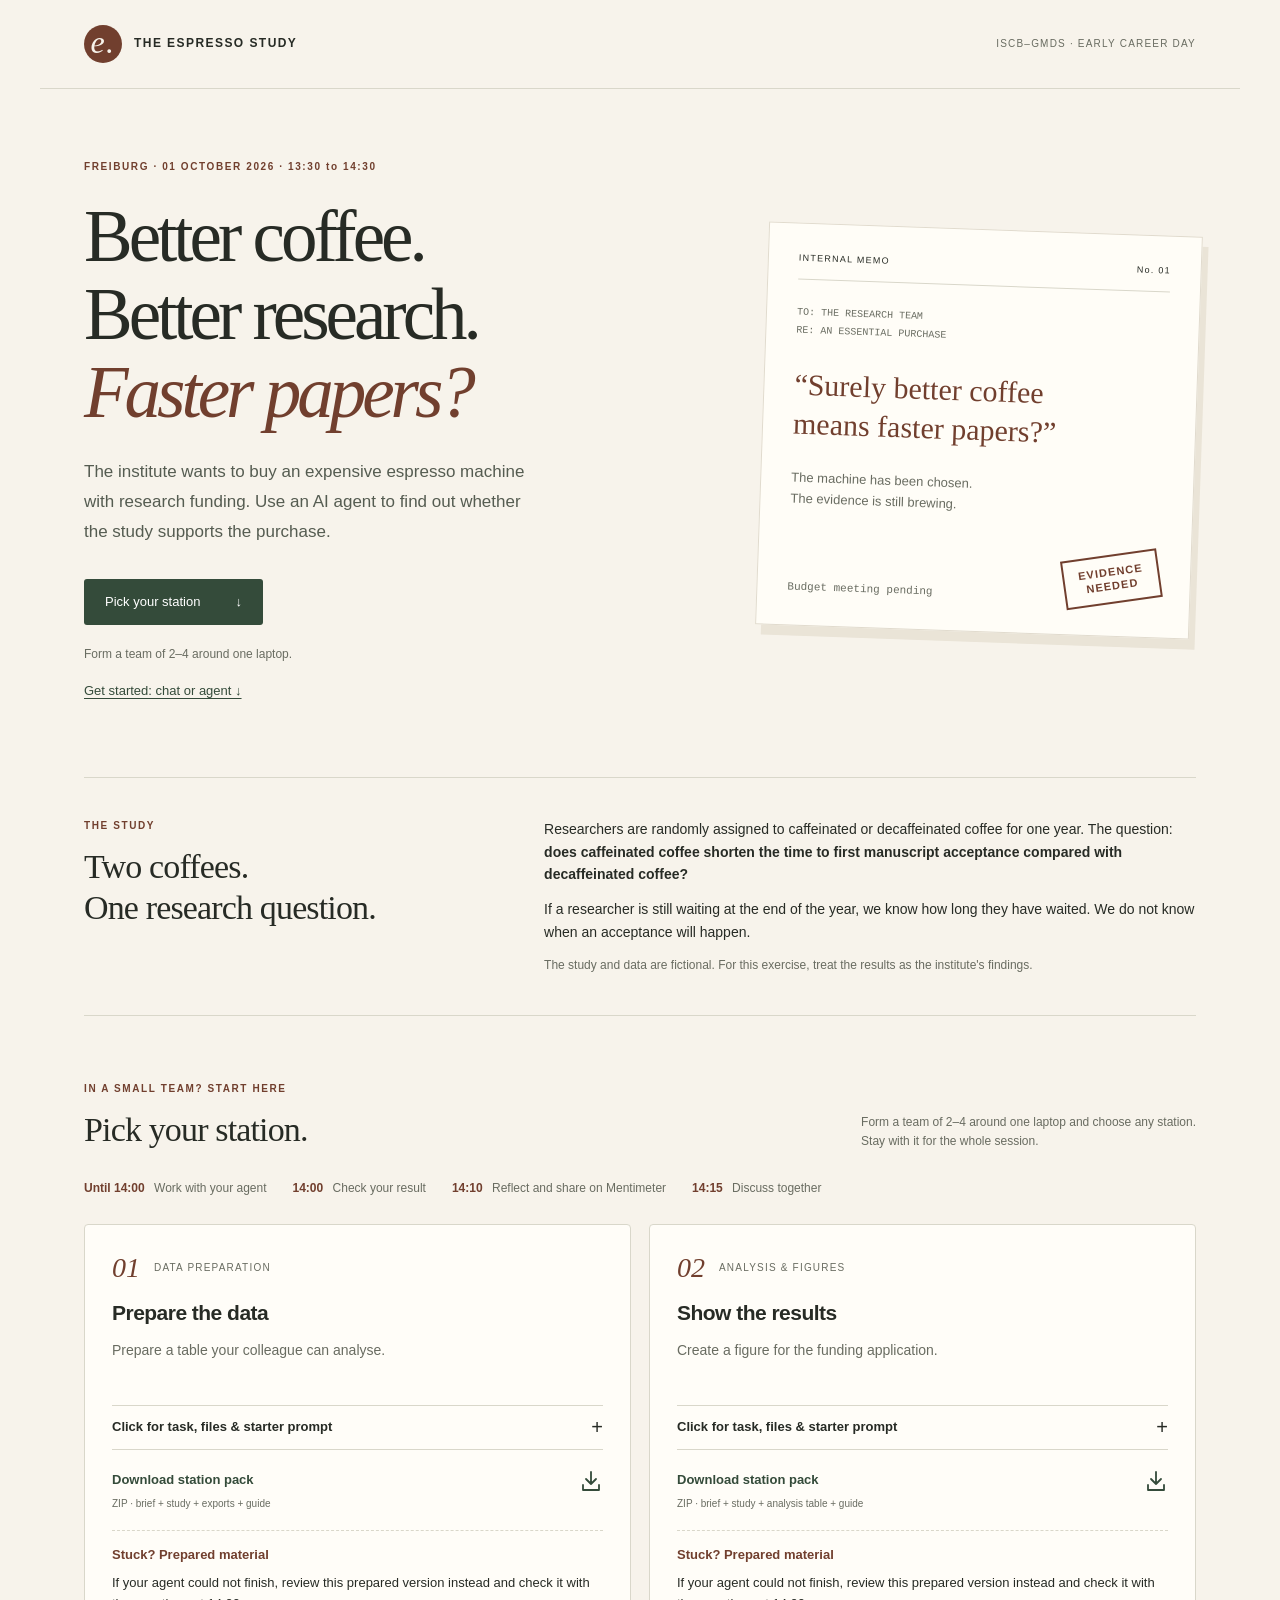
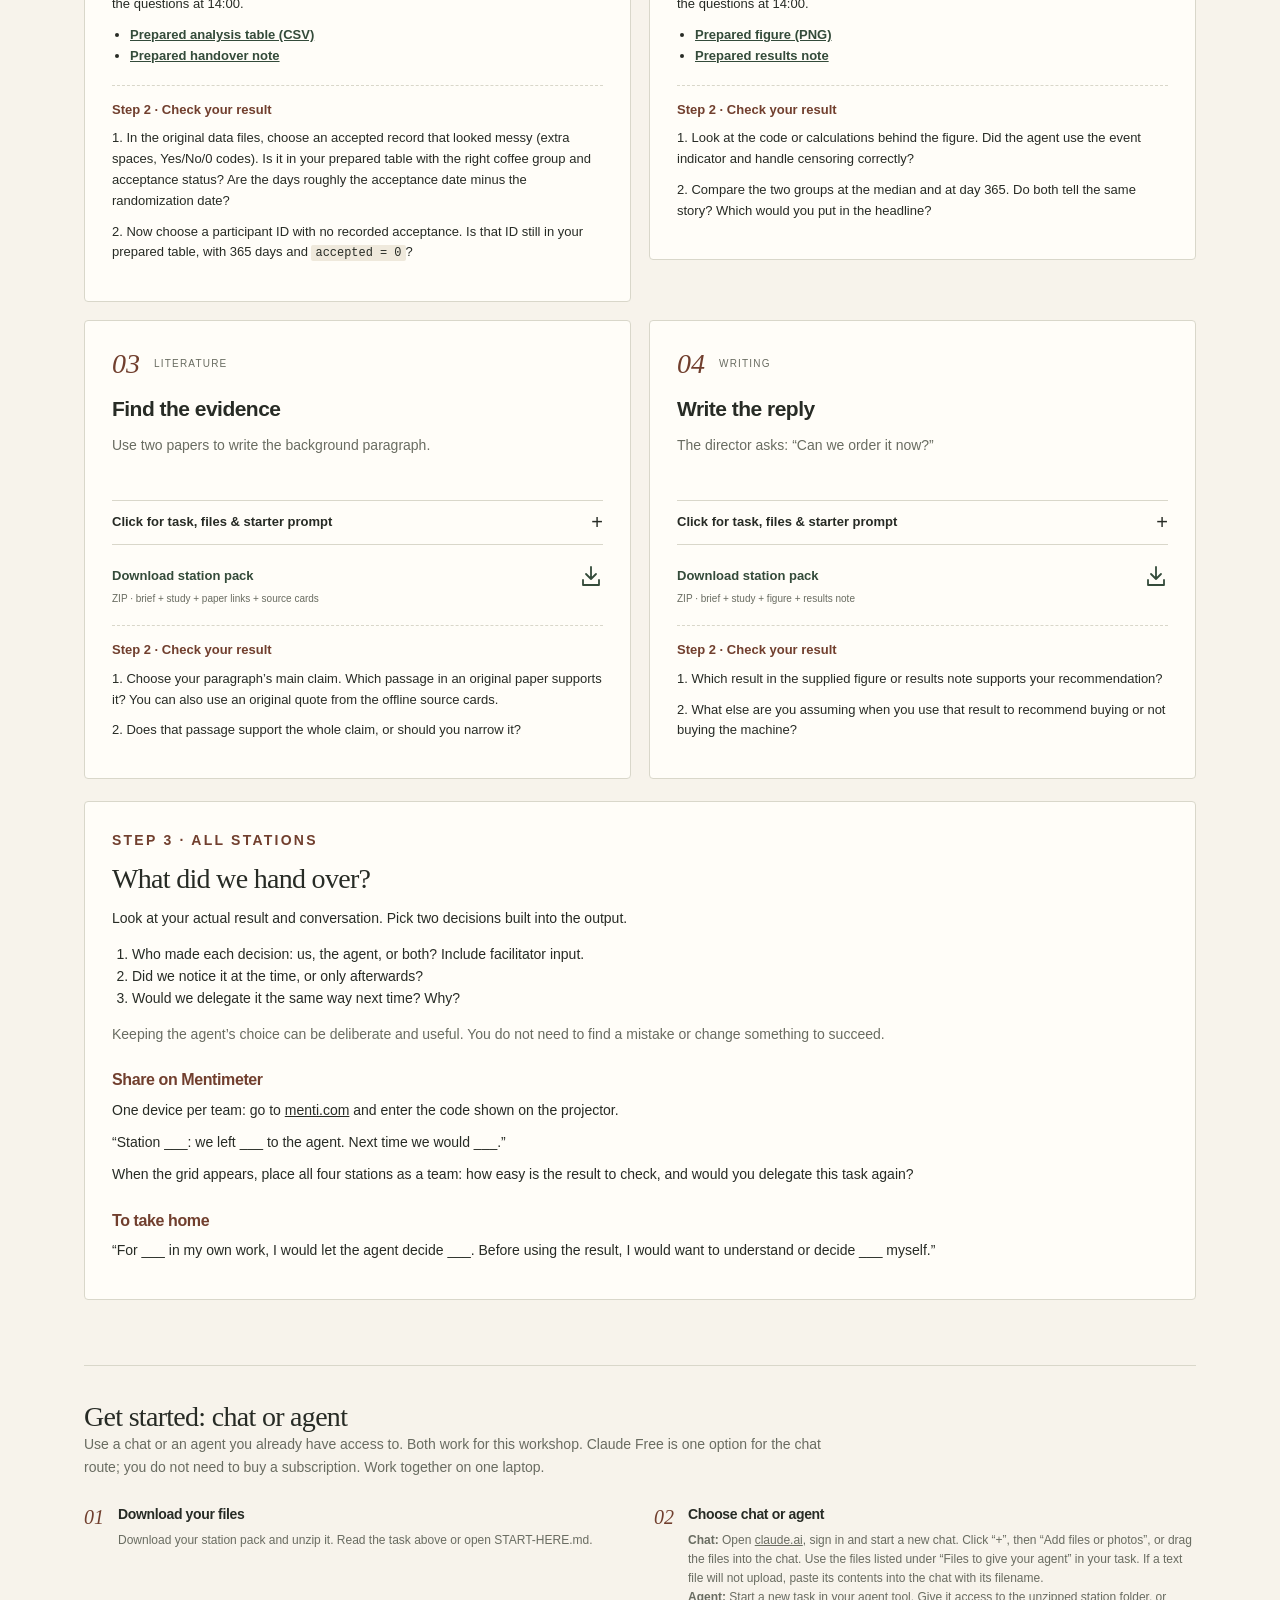
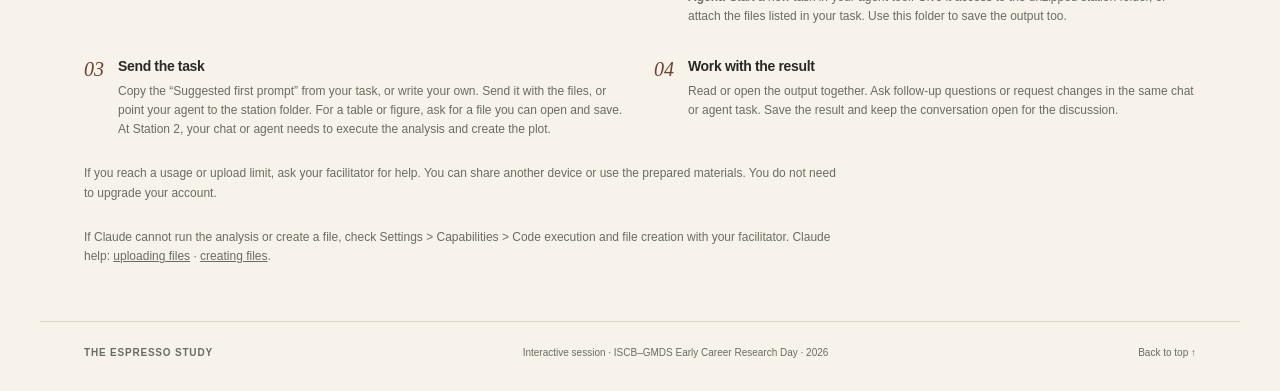
<file: index.html>
<!doctype html>
<html lang="en"><head><meta charset="utf-8"><meta name="viewport" content="width=device-width, initial-scale=1"><title>The Espresso Study · Early Career Day 2026</title><meta name="description" content="Workshop briefs for four AI-assisted research stations at the ISCB–GMDS Early Career Research Day."><link rel="icon" href="favicon.svg" type="image/svg+xml"><link rel="stylesheet" href="styles.css"></head>
<body><a class="skip" href="#stations">Skip to stations</a>
<header class="masthead"><a class="brand" href="#top"><span class="brand-mark" aria-hidden="true">e.</span><span>THE ESPRESSO STUDY</span></a><span class="event-label">ISCB–GMDS · EARLY CAREER DAY</span></header>
<main id="top"><section class="hero" aria-labelledby="title"><div class="hero-copy"><p class="eyebrow">FREIBURG · 01 OCTOBER 2026 · 13:30 to 14:30</p><h1>Better coffee.<br>Better research.<br><em>Faster papers?</em></h1><p class="intro">The institute wants to buy an expensive espresso machine with research funding. Use an AI agent to find out whether the study supports the purchase.</p><a class="primary" href="#stations">Pick your station <span aria-hidden="true">↓</span></a><p class="small">Form a team of 2–4 around one laptop.</p><a class="chat-help" href="#chat-guide">Get started: chat or agent ↓</a></div><aside class="memo" aria-label="The director’s request"><div class="memo-heading"><span>INTERNAL MEMO</span><span>No. 01</span></div><p class="memo-to">TO: THE RESEARCH TEAM<br>RE: AN ESSENTIAL PURCHASE</p><blockquote>“Surely better coffee<br>means faster papers?”</blockquote><p>The machine has been chosen.<br>The evidence is still brewing.</p><div class="memo-bottom"><span>Budget meeting pending</span><span class="stamp">EVIDENCE<br>NEEDED</span></div></aside></section>
<section class="study" aria-labelledby="study-title"><div><p class="eyebrow">THE STUDY</p><h2 id="study-title">Two coffees.<br> One research question.</h2></div><div class="study-text"><p>Researchers are randomly assigned to caffeinated or decaffeinated coffee for one year. The question: <strong>does caffeinated coffee shorten the time to first manuscript acceptance compared with decaffeinated coffee?</strong></p><p>If a researcher is still waiting at the end of the year, we know how long they have waited. We do not know when an acceptance will happen.</p><p class="small">The study and data are fictional. For this exercise, treat the results as the institute's findings.</p></div></section>
<section class="stations" id="stations" aria-labelledby="stations-title"><div class="section-heading"><div><p class="eyebrow">IN A SMALL TEAM? START HERE</p><h2 id="stations-title">Pick your station.</h2></div><p>Form a team of 2–4 around one laptop and choose any station.<br>Stay with it for the whole session.</p></div><ol class="timeline"><li><strong>Until 14:00</strong> Work with your agent</li><li><strong>14:00</strong> Check your result</li><li><strong>14:10</strong> Reflect and share on Mentimeter</li><li><strong>14:15</strong> Discuss together</li></ol><div class="grid"><article class="station" id="station-01"><div class="station-top"><span class="number">01</span><span class="category">Data preparation</span></div><h3>Prepare the data</h3><p class="description">Prepare a table your colleague can analyse.</p><details><summary>Click for task, files &amp; starter prompt <span aria-hidden="true">+</span></summary><div class="brief"><p>The study coordinator sends two files and a message:</p>
<p><strong>&quot;Here are the coffee groups and the manuscript follow-up. The director wants results before the next budget meeting. Can you prepare the data?&quot;</strong></p>
<p><strong>Your task:</strong> Use an AI agent to prepare a table for comparing time to first manuscript acceptance between the coffee groups. Add a short handover note so a colleague can use it.</p>
<h4>Prepare the table · until 14:00</h4>
<p>Read the study description and export guide. Give the agent the files below and explain the task. Work with it until you have a usable table and handover note.</p>
<p><strong>Files to give your agent:</strong> study-story.md, study-description.md, export-guide.md, participants.csv and followup.csv.</p>
<label class="prompt-label">Suggested first prompt <span>(select and copy, or write your own)</span><textarea readonly rows="5">Prepare these study exports for a colleague analysing time to first manuscript acceptance. Use the study description and export guide. Return an analysis table and a short handover note.</textarea></label>
<p>Read the output as if you were the colleague receiving it. Ask for any changes that would help you use it.</p>
<p>Keep your result and conversation open: at 14:00 the website shows two questions to check it. Stuck? From 13:50 the website offers a prepared table, or ask a facilitator.</p></div></details><a class="download" href="downloads/station-01-pack.zip" download>Download station pack <svg class="download-icon" aria-hidden="true" viewBox="0 0 24 24" fill="none" stroke="currentColor" stroke-width="1.8" stroke-linecap="round" stroke-linejoin="round"><path d="M12 3v12m-5-5 5 5 5-5M4 16v5h16v-5"/></svg><span class="sr-only"> for station 01</span></a><p class="pack-note">ZIP · brief + study + exports + guide</p><div class="timed" data-open="13:50"><p class="timed-lock">Stuck? Prepared material opens at 13:50<span class="timed-day"> on 1 October</span>.</p><div class="timed-body"><h4>Stuck? Prepared material</h4><p>If your agent could not finish, review this prepared version instead and check it with the questions at 14:00.</p><ul class="fallback"><li><a href="downloads/station-01-prepared-table.csv" download>Prepared analysis table (CSV)</a></li><li><a href="downloads/station-01-prepared-handover.md" download>Prepared handover note</a></li></ul></div></div><div class="timed" data-open="14:00"><p class="timed-lock">Step 2 · Check your result opens at 14:00<span class="timed-day"> on 1 October</span>.</p><div class="timed-body"><h4>Step 2 · Check your result</h4><p>1. In the original data files, choose an accepted record that looked messy (extra spaces, Yes/No/0 codes). Is it in your prepared table with the right coffee group and acceptance status? Are the days roughly the acceptance date minus the randomization date?</p>
<p>2. Now choose a participant ID with no recorded acceptance. Is that ID still in your prepared table, with 365 days and <code>accepted = 0</code>?</p></div></div></article><article class="station" id="station-02"><div class="station-top"><span class="number">02</span><span class="category">Analysis & figures</span></div><h3>Show the results</h3><p class="description">Create a figure for the funding application.</p><details><summary>Click for task, files &amp; starter prompt <span aria-hidden="true">+</span></summary><div class="brief"><p>The director has left a space in the funding application for the espresso machine:</p>
<p><strong>&quot;Insert convincing figure here.&quot;</strong></p>
<p><strong>Your task:</strong> Use an AI agent to create a clear, convincing figure of the study results for the institute meeting. Explain the result in two sentences.</p>
<h4>Make the figure · until 14:00</h4>
<p>Read the study description and data guide. Give the agent the files below and explain the task. Work with it until you have a figure you would present.</p>
<p><strong>Files to give your agent:</strong> study-story.md, study-description.md, data-guide.md and analysis.csv.</p>
<label class="prompt-label">Suggested first prompt <span>(select and copy, or write your own)</span><textarea readonly rows="5">Create a figure showing this study&#x27;s results for our institute meeting. Use the attached data and study description. Run the analysis and explain what the figure shows.</textarea></label>
<p>Give the figure a headline. Keep your result and conversation open: at 14:00 the website shows two questions to check it.</p>
<p>Stuck? From 13:50 the website offers a prepared figure, or ask a facilitator.</p></div></details><a class="download" href="downloads/station-02-pack.zip" download>Download station pack <svg class="download-icon" aria-hidden="true" viewBox="0 0 24 24" fill="none" stroke="currentColor" stroke-width="1.8" stroke-linecap="round" stroke-linejoin="round"><path d="M12 3v12m-5-5 5 5 5-5M4 16v5h16v-5"/></svg><span class="sr-only"> for station 02</span></a><p class="pack-note">ZIP · brief + study + analysis table + guide</p><div class="timed" data-open="13:50"><p class="timed-lock">Stuck? Prepared material opens at 13:50<span class="timed-day"> on 1 October</span>.</p><div class="timed-body"><h4>Stuck? Prepared material</h4><p>If your agent could not finish, review this prepared version instead and check it with the questions at 14:00.</p><ul class="fallback"><li><a href="downloads/station-02-prepared-figure.png" download>Prepared figure (PNG)</a></li><li><a href="downloads/station-02-prepared-results.md" download>Prepared results note</a></li></ul></div></div><div class="timed" data-open="14:00"><p class="timed-lock">Step 2 · Check your result opens at 14:00<span class="timed-day"> on 1 October</span>.</p><div class="timed-body"><h4>Step 2 · Check your result</h4><p>1. Look at the code or calculations behind the figure. Did the agent use the event indicator and handle censoring correctly?</p>
<p>2. Compare the two groups at the median and at day 365. Do both tell the same story? Which would you put in the headline?</p></div></div></article><article class="station" id="station-03"><div class="station-top"><span class="number">03</span><span class="category">Literature</span></div><h3>Find the evidence</h3><p class="description">Use two papers to write the background paragraph.</p><details><summary>Click for task, files &amp; starter prompt <span aria-hidden="true">+</span></summary><div class="brief"><p>The director has added a line to the funding application:</p>
<p><strong>&quot;The scientific literature supports our investment.&quot;</strong></p>
<p>Below it, someone has typed: <strong>[references needed]</strong>.</p>
<p><strong>Your task:</strong> Use an AI agent and the two papers to write a background paragraph for the proposal. Use fewer than 100 words and include references your colleagues can look up.</p>
<h4>Write the background · until 14:00</h4>
<p>Read the study description and open the two papers using the links in papers.md. Give the agent the task and sources. Work with it until the paragraph is ready for the meeting.</p>
<p><strong>Files to give your agent:</strong> study-story.md, study-description.md and papers.md. If you cannot open the papers, use offline-source-cards.md.</p>
<label class="prompt-label">Suggested first prompt <span>(select and copy, or write your own)</span><textarea readonly rows="5">Write the background for our institute&#x27;s coffee study and proposed espresso-machine purchase. Use these two papers. Keep it under 100 words and cite the sources.</textarea></label>
<p>Read the draft together. Does it explain why the study is worth doing? Ask for changes if needed.</p>
<p>Keep your result and conversation open: at 14:00 the website shows two questions to check it. Stuck? Ask a facilitator.</p></div></details><a class="download" href="downloads/station-03-pack.zip" download>Download station pack <svg class="download-icon" aria-hidden="true" viewBox="0 0 24 24" fill="none" stroke="currentColor" stroke-width="1.8" stroke-linecap="round" stroke-linejoin="round"><path d="M12 3v12m-5-5 5 5 5-5M4 16v5h16v-5"/></svg><span class="sr-only"> for station 03</span></a><p class="pack-note">ZIP · brief + study + paper links + source cards</p><div class="timed" data-open="14:00"><p class="timed-lock">Step 2 · Check your result opens at 14:00<span class="timed-day"> on 1 October</span>.</p><div class="timed-body"><h4>Step 2 · Check your result</h4><p>1. Choose your paragraph’s main claim. Which passage in an original paper supports it? You can also use an original quote from the offline source cards.</p>
<p>2. Does that passage support the whole claim, or should you narrow it?</p></div></div></article><article class="station" id="station-04"><div class="station-top"><span class="number">04</span><span class="category">Writing</span></div><h3>Write the reply</h3><p class="description">The director asks: “Can we order it now?”</p><details><summary>Click for task, files &amp; starter prompt <span aria-hidden="true">+</span></summary><div class="brief"><p>The study results have arrived, along with a message from the director:</p>
<p><strong>&quot;Excellent. Can we order it now?&quot;</strong></p>
<p><strong>Your task:</strong> Use an AI agent to write a recommendation in no more than 120 words. Give it a memorable headline.</p>
<h4>Write the reply · until 14:00</h4>
<p>Read the study description, results note and figure. Give the agent the files below and explain the task. Work with it until you have a reply you would send.</p>
<p><strong>Files to give your agent:</strong> study-story.md, study-description.md, figure.png and results-note.md.</p>
<label class="prompt-label">Suggested first prompt <span>(select and copy, or write your own)</span><textarea readonly rows="5">Do these study results justify buying the espresso machine? Draft a short recommendation to our director using the supplied study description and results. Include a memorable headline.</textarea></label>
<p>Read the draft together. Does it say what your team wants to say? You can question the recommendation, ask for changes or keep it.</p>
<p>Keep your result and conversation open: at 14:00 the website shows two questions to check it. Stuck? Ask a facilitator.</p></div></details><a class="download" href="downloads/station-04-pack.zip" download>Download station pack <svg class="download-icon" aria-hidden="true" viewBox="0 0 24 24" fill="none" stroke="currentColor" stroke-width="1.8" stroke-linecap="round" stroke-linejoin="round"><path d="M12 3v12m-5-5 5 5 5-5M4 16v5h16v-5"/></svg><span class="sr-only"> for station 04</span></a><p class="pack-note">ZIP · brief + study + figure + results note</p><div class="timed" data-open="14:00"><p class="timed-lock">Step 2 · Check your result opens at 14:00<span class="timed-day"> on 1 October</span>.</p><div class="timed-body"><h4>Step 2 · Check your result</h4><p>1. Which result in the supplied figure or results note supports your recommendation?</p>
<p>2. What else are you assuming when you use that result to recommend buying or not buying the machine?</p></div></div></article></div><div class="timed" data-open="14:10"><p class="timed-lock">Step 3 · Reflect and share opens at 14:10<span class="timed-day"> on 1 October</span>.</p><div class="timed-body"><section class="reflect" id="reflect" aria-labelledby="reflect-title"><p class="eyebrow">STEP 3 · ALL STATIONS</p><h2 id="reflect-title">What did we hand over?</h2><p>Look at your actual result and conversation. Pick two decisions built into the output.</p><ol><li>Who made each decision: us, the agent, or both? Include facilitator input.</li><li>Did we notice it at the time, or only afterwards?</li><li>Would we delegate it the same way next time? Why?</li></ol><p class="small">Keeping the agent’s choice can be deliberate and useful. You do not need to find a mistake or change something to succeed.</p><h3>Share on Mentimeter</h3><p>One device per team: go to <a href="https://www.menti.com/">menti.com</a> and enter the code shown on the projector.</p><p>“Station ___: we left ___ to the agent. Next time we would ___.”</p><p>When the grid appears, place all four stations as a team: how easy is the result to check, and would you delegate this task again?</p><h3>To take home</h3><p>“For ___ in my own work, I would let the agent decide ___. Before using the result, I would want to understand or decide ___ myself.”</p></section></div></div></section>
<section class="getting-started" id="chat-guide" aria-labelledby="start-title"><h2 id="start-title">Get started: chat or agent</h2><p>Use a chat or an agent you already have access to. Both work for this workshop. Claude Free is one option for the chat route; you do not need to buy a subscription. Work together on one laptop.</p><ol><li><span>01</span><div><h3>Download your files</h3><p>Download your station pack and unzip it. Read the task above or open START-HERE.md.</p></div></li><li><span>02</span><div><h3>Choose chat or agent</h3><p><strong>Chat:</strong> Open <a href="https://claude.ai/">claude.ai</a>, sign in and start a new chat. Click “+”, then “Add files or photos”, or drag the files into the chat. Use the files listed under “Files to give your agent” in your task. If a text file will not upload, paste its contents into the chat with its filename.</p><p><strong>Agent:</strong> Start a new task in your agent tool. Give it access to the unzipped station folder, or attach the files listed in your task. Use this folder to save the output too.</p></div></li><li><span>03</span><div><h3>Send the task</h3><p>Copy the “Suggested first prompt” from your task, or write your own. Send it with the files, or point your agent to the station folder. For a table or figure, ask for a file you can open and save. At Station 2, your chat or agent needs to execute the analysis and create the plot.</p></div></li><li><span>04</span><div><h3>Work with the result</h3><p>Read or open the output together. Ask follow-up questions or request changes in the same chat or agent task. Save the result and keep the conversation open for the discussion.</p></div></li></ol><p class="small">If you reach a usage or upload limit, ask your facilitator for help. You can share another device or use the prepared materials. You do not need to upgrade your account.</p><p class="small">If Claude cannot run the analysis or create a file, check Settings &gt; Capabilities &gt; Code execution and file creation with your facilitator. Claude help: <a href="https://support.claude.com/en/articles/8241126-upload-files-to-claude">uploading files</a> · <a href="https://support.claude.com/en/articles/12111783-create-and-edit-files-with-claude">creating files</a>.</p></section>
</main><footer><span>THE ESPRESSO STUDY</span><p>Interactive session · ISCB–GMDS Early Career Research Day · 2026</p><a href="#top">Back to top ↑</a></footer><script>
(function(){var all=/[?&]open=all/.test(location.search);
function now(){var p={};new Intl.DateTimeFormat('en-GB',{timeZone:'Europe/Berlin',year:'numeric',month:'2-digit',day:'2-digit',hour:'2-digit',minute:'2-digit',hourCycle:'h23'}).formatToParts(new Date()).forEach(function(x){p[x.type]=x.value});return {d:p.year+'-'+p.month+'-'+p.day,t:p.hour+':'+p.minute}}
function update(){var n=now(),day='2026-10-01';document.querySelectorAll('.timed').forEach(function(el){var open=all||n.d>day||(n.d===day&&n.t>=el.dataset.open);el.classList.toggle('locked',!open);el.querySelector('.timed-body').hidden=!open;el.querySelector('.timed-lock').hidden=open;el.querySelector('.timed-day').hidden=(n.d===day)})}
update();setInterval(update,20000)})();
</script></body></html>
</file>
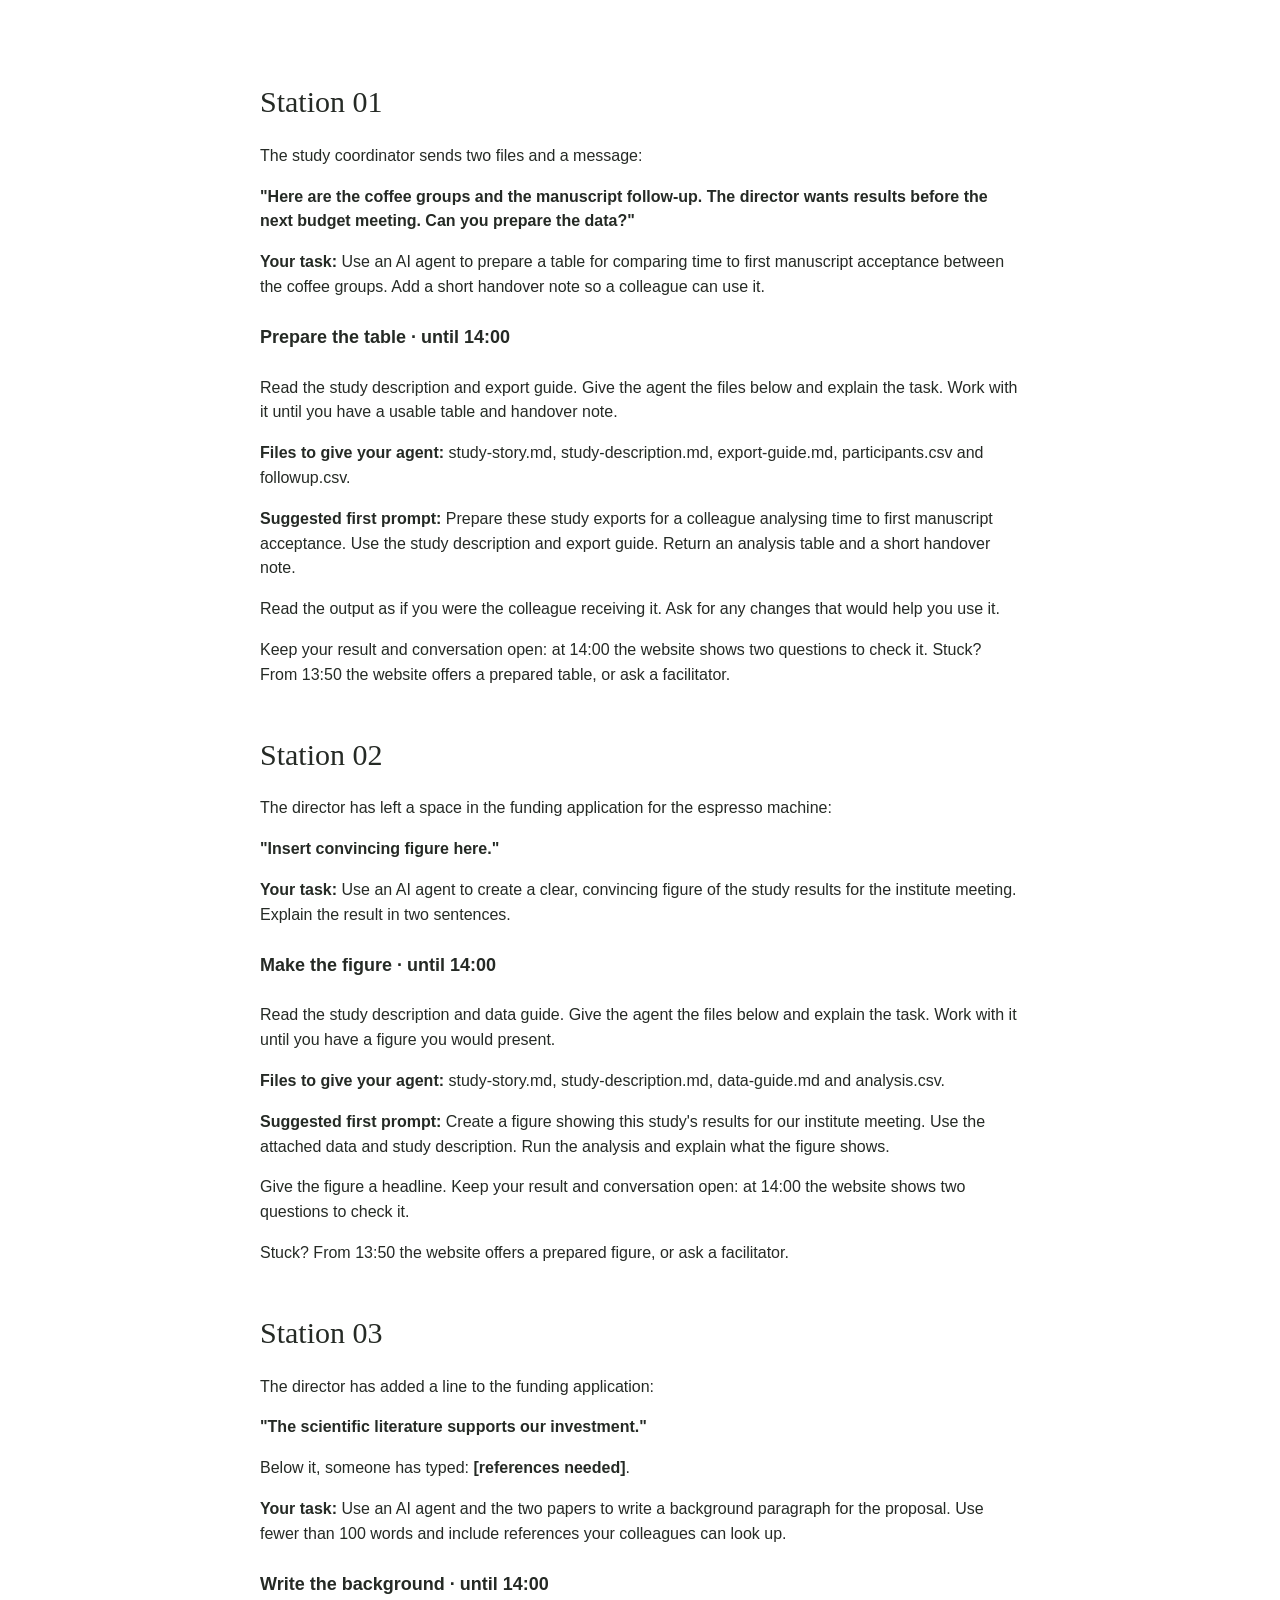
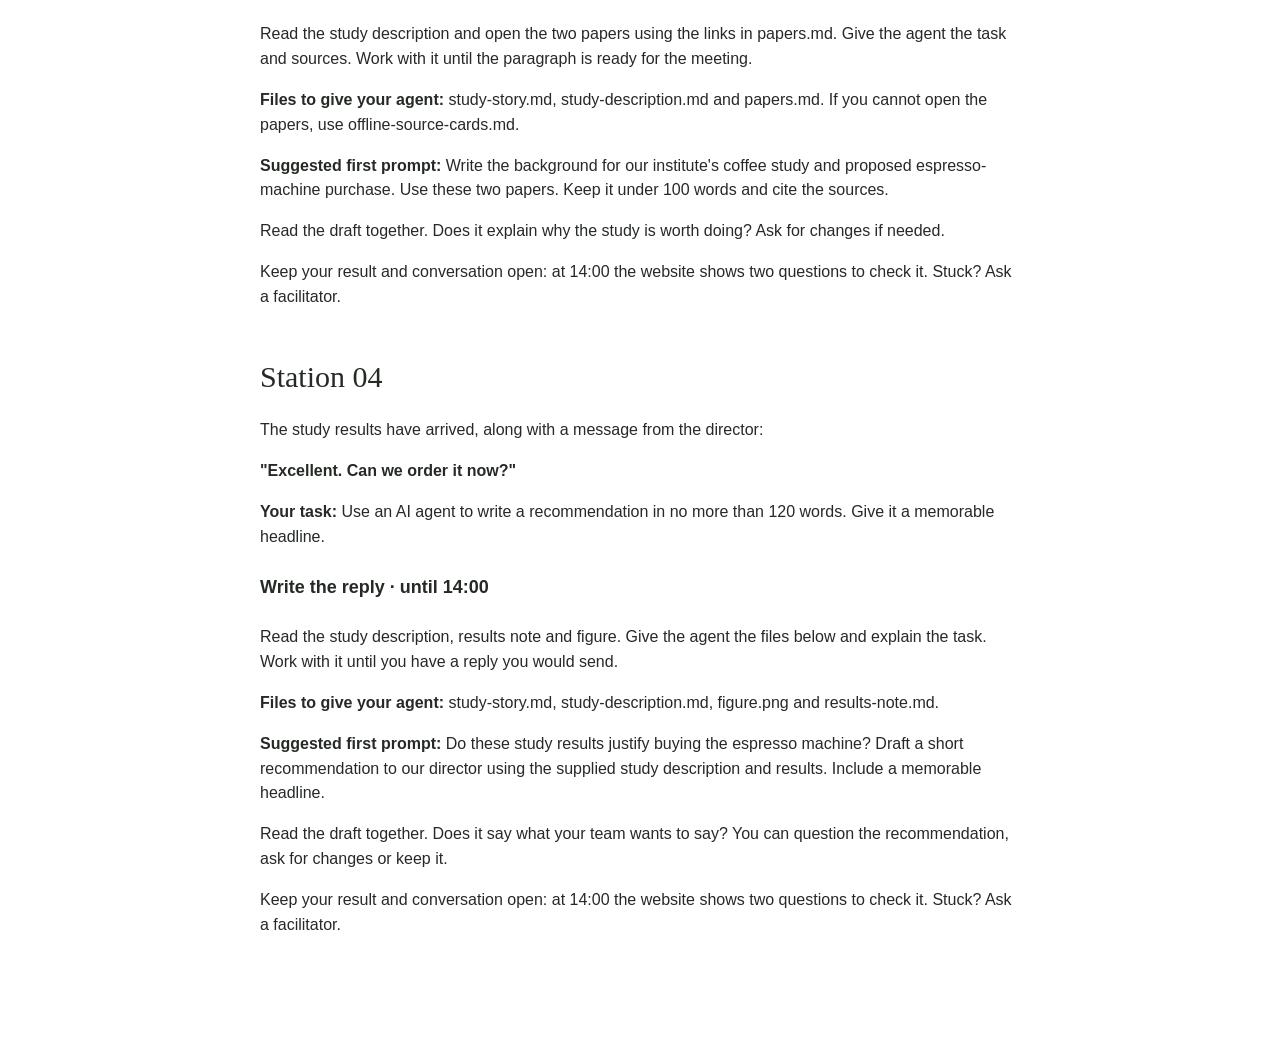
<file: starting-cards.html>
<!doctype html><html lang="en"><meta charset="utf-8"><title>Station starting cards</title><style>body{font:16px/1.55 Arial;max-width:760px;margin:40px auto;padding:20px;color:#252a25}article{break-after:page;margin-bottom:50px}h1{font:30px Georgia}h4{font-size:18px}p{white-space:pre-line}@media print{body{margin:0;max-width:none}article:last-child{break-after:auto}}</style><article><h1>Station 01</h1><p>The study coordinator sends two files and a message:</p>
<p><strong>&quot;Here are the coffee groups and the manuscript follow-up. The director wants results before the next budget meeting. Can you prepare the data?&quot;</strong></p>
<p><strong>Your task:</strong> Use an AI agent to prepare a table for comparing time to first manuscript acceptance between the coffee groups. Add a short handover note so a colleague can use it.</p>
<h4>Prepare the table · until 14:00</h4>
<p>Read the study description and export guide. Give the agent the files below and explain the task. Work with it until you have a usable table and handover note.</p>
<p><strong>Files to give your agent:</strong> study-story.md, study-description.md, export-guide.md, participants.csv and followup.csv.</p>
<p><strong>Suggested first prompt:</strong> Prepare these study exports for a colleague analysing time to first manuscript acceptance. Use the study description and export guide. Return an analysis table and a short handover note.</p>
<p>Read the output as if you were the colleague receiving it. Ask for any changes that would help you use it.</p>
<p>Keep your result and conversation open: at 14:00 the website shows two questions to check it. Stuck? From 13:50 the website offers a prepared table, or ask a facilitator.</p></article><article><h1>Station 02</h1><p>The director has left a space in the funding application for the espresso machine:</p>
<p><strong>&quot;Insert convincing figure here.&quot;</strong></p>
<p><strong>Your task:</strong> Use an AI agent to create a clear, convincing figure of the study results for the institute meeting. Explain the result in two sentences.</p>
<h4>Make the figure · until 14:00</h4>
<p>Read the study description and data guide. Give the agent the files below and explain the task. Work with it until you have a figure you would present.</p>
<p><strong>Files to give your agent:</strong> study-story.md, study-description.md, data-guide.md and analysis.csv.</p>
<p><strong>Suggested first prompt:</strong> Create a figure showing this study&#x27;s results for our institute meeting. Use the attached data and study description. Run the analysis and explain what the figure shows.</p>
<p>Give the figure a headline. Keep your result and conversation open: at 14:00 the website shows two questions to check it.</p>
<p>Stuck? From 13:50 the website offers a prepared figure, or ask a facilitator.</p></article><article><h1>Station 03</h1><p>The director has added a line to the funding application:</p>
<p><strong>&quot;The scientific literature supports our investment.&quot;</strong></p>
<p>Below it, someone has typed: <strong>[references needed]</strong>.</p>
<p><strong>Your task:</strong> Use an AI agent and the two papers to write a background paragraph for the proposal. Use fewer than 100 words and include references your colleagues can look up.</p>
<h4>Write the background · until 14:00</h4>
<p>Read the study description and open the two papers using the links in papers.md. Give the agent the task and sources. Work with it until the paragraph is ready for the meeting.</p>
<p><strong>Files to give your agent:</strong> study-story.md, study-description.md and papers.md. If you cannot open the papers, use offline-source-cards.md.</p>
<p><strong>Suggested first prompt:</strong> Write the background for our institute&#x27;s coffee study and proposed espresso-machine purchase. Use these two papers. Keep it under 100 words and cite the sources.</p>
<p>Read the draft together. Does it explain why the study is worth doing? Ask for changes if needed.</p>
<p>Keep your result and conversation open: at 14:00 the website shows two questions to check it. Stuck? Ask a facilitator.</p></article><article><h1>Station 04</h1><p>The study results have arrived, along with a message from the director:</p>
<p><strong>&quot;Excellent. Can we order it now?&quot;</strong></p>
<p><strong>Your task:</strong> Use an AI agent to write a recommendation in no more than 120 words. Give it a memorable headline.</p>
<h4>Write the reply · until 14:00</h4>
<p>Read the study description, results note and figure. Give the agent the files below and explain the task. Work with it until you have a reply you would send.</p>
<p><strong>Files to give your agent:</strong> study-story.md, study-description.md, figure.png and results-note.md.</p>
<p><strong>Suggested first prompt:</strong> Do these study results justify buying the espresso machine? Draft a short recommendation to our director using the supplied study description and results. Include a memorable headline.</p>
<p>Read the draft together. Does it say what your team wants to say? You can question the recommendation, ask for changes or keep it.</p>
<p>Keep your result and conversation open: at 14:00 the website shows two questions to check it. Stuck? Ask a facilitator.</p></article></html>
</file>
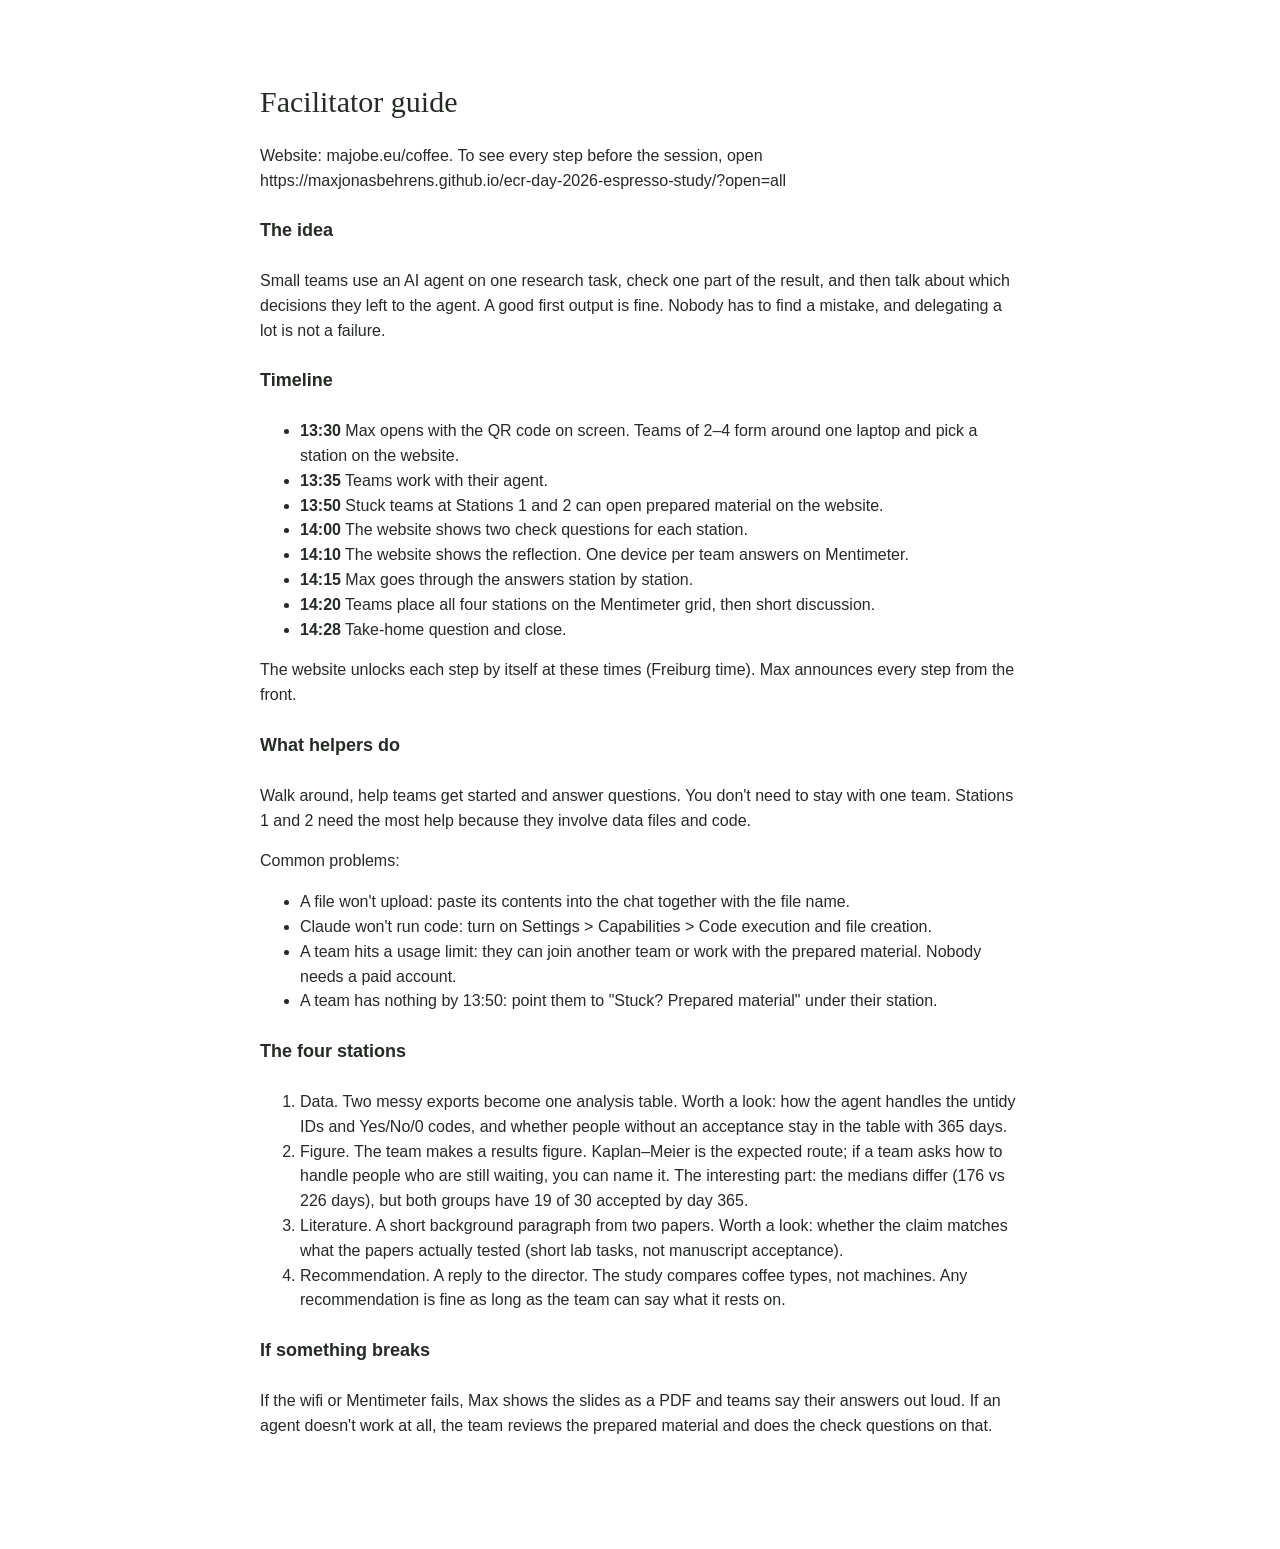
<file: facilitator/guide.html>
<!doctype html><html lang="en"><meta charset="utf-8"><title>Facilitator guide</title><style>body{font:16px/1.55 Arial;max-width:760px;margin:40px auto;padding:20px;color:#252a25}article{break-after:page;margin-bottom:50px}h1{font:30px Georgia}h4{font-size:18px}p{white-space:pre-line}@media print{body{margin:0;max-width:none}article:last-child{break-after:auto}}</style><article><h1>Facilitator guide</h1><p>Website: majobe.eu/coffee. To see every step before the session, open https://maxjonasbehrens.github.io/ecr-day-2026-espresso-study/?open=all</p>
<h4>The idea</h4>
<p>Small teams use an AI agent on one research task, check one part of the result, and then talk about which decisions they left to the agent. A good first output is fine. Nobody has to find a mistake, and delegating a lot is not a failure.</p>
<h4>Timeline</h4>
<ul><li><strong>13:30</strong> Max opens with the QR code on screen. Teams of 2–4 form around one laptop and pick a station on the website.</li><li><strong>13:35</strong> Teams work with their agent.</li><li><strong>13:50</strong> Stuck teams at Stations 1 and 2 can open prepared material on the website.</li><li><strong>14:00</strong> The website shows two check questions for each station.</li><li><strong>14:10</strong> The website shows the reflection. One device per team answers on Mentimeter.</li><li><strong>14:15</strong> Max goes through the answers station by station.</li><li><strong>14:20</strong> Teams place all four stations on the Mentimeter grid, then short discussion.</li><li><strong>14:28</strong> Take-home question and close.</li></ul>
<p>The website unlocks each step by itself at these times (Freiburg time). Max announces every step from the front.</p>
<h4>What helpers do</h4>
<p>Walk around, help teams get started and answer questions. You don&#x27;t need to stay with one team. Stations 1 and 2 need the most help because they involve data files and code.</p>
<p>Common problems:</p>
<ul><li>A file won&#x27;t upload: paste its contents into the chat together with the file name.</li><li>Claude won&#x27;t run code: turn on Settings &gt; Capabilities &gt; Code execution and file creation.</li><li>A team hits a usage limit: they can join another team or work with the prepared material. Nobody needs a paid account.</li><li>A team has nothing by 13:50: point them to &quot;Stuck? Prepared material&quot; under their station.</li></ul>
<h4>The four stations</h4>
<ol><li>Data. Two messy exports become one analysis table. Worth a look: how the agent handles the untidy IDs and Yes/No/0 codes, and whether people without an acceptance stay in the table with 365 days.</li><li>Figure. The team makes a results figure. Kaplan–Meier is the expected route; if a team asks how to handle people who are still waiting, you can name it. The interesting part: the medians differ (176 vs 226 days), but both groups have 19 of 30 accepted by day 365.</li><li>Literature. A short background paragraph from two papers. Worth a look: whether the claim matches what the papers actually tested (short lab tasks, not manuscript acceptance).</li><li>Recommendation. A reply to the director. The study compares coffee types, not machines. Any recommendation is fine as long as the team can say what it rests on.</li></ol>
<h4>If something breaks</h4>
<p>If the wifi or Mentimeter fails, Max shows the slides as a PDF and teams say their answers out loud. If an agent doesn&#x27;t work at all, the team reviews the prepared material and does the check questions on that.</p></article></html>
</file>
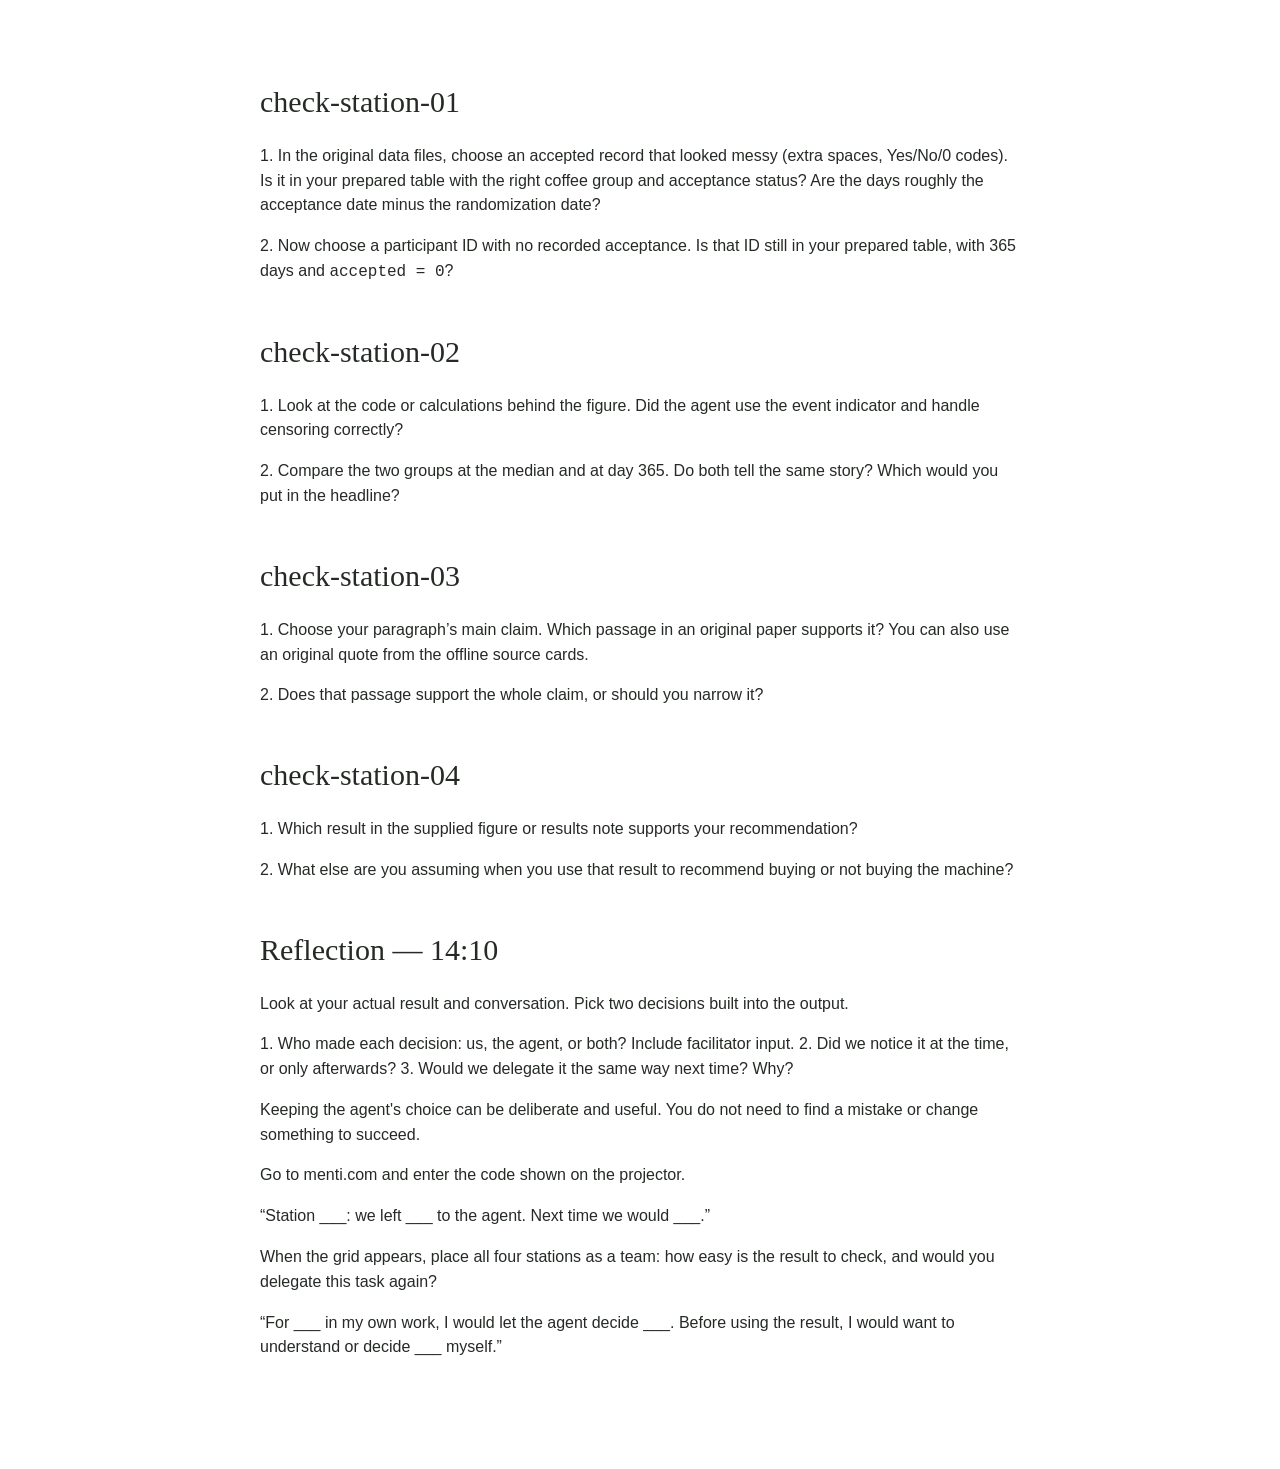
<file: facilitator/late-release-slips.html>
<!doctype html><html lang="en"><meta charset="utf-8"><title>Release at the indicated time</title><style>body{font:16px/1.55 Arial;max-width:760px;margin:40px auto;padding:20px;color:#252a25}article{break-after:page;margin-bottom:50px}h1{font:30px Georgia}h4{font-size:18px}p{white-space:pre-line}@media print{body{margin:0;max-width:none}article:last-child{break-after:auto}}</style><article><h1>check-station-01</h1><p>1. In the original data files, choose an accepted record that looked messy (extra spaces, Yes/No/0 codes). Is it in your prepared table with the right coffee group and acceptance status? Are the days roughly the acceptance date minus the randomization date?</p>
<p>2. Now choose a participant ID with no recorded acceptance. Is that ID still in your prepared table, with 365 days and <code>accepted = 0</code>?</p></article><article><h1>check-station-02</h1><p>1. Look at the code or calculations behind the figure. Did the agent use the event indicator and handle censoring correctly?</p>
<p>2. Compare the two groups at the median and at day 365. Do both tell the same story? Which would you put in the headline?</p></article><article><h1>check-station-03</h1><p>1. Choose your paragraph’s main claim. Which passage in an original paper supports it? You can also use an original quote from the offline source cards.</p>
<p>2. Does that passage support the whole claim, or should you narrow it?</p></article><article><h1>check-station-04</h1><p>1. Which result in the supplied figure or results note supports your recommendation?</p>
<p>2. What else are you assuming when you use that result to recommend buying or not buying the machine?</p></article><article><h1>Reflection — 14:10</h1><p>Look at your actual result and conversation. Pick two decisions built into the output.</p>
<p>1. Who made each decision: us, the agent, or both? Include facilitator input. 2. Did we notice it at the time, or only afterwards? 3. Would we delegate it the same way next time? Why?</p>
<p>Keeping the agent&#x27;s choice can be deliberate and useful. You do not need to find a mistake or change something to succeed.</p>
<p>Go to menti.com and enter the code shown on the projector.</p>
<p>“Station ___: we left ___ to the agent. Next time we would ___.”</p>
<p>When the grid appears, place all four stations as a team: how easy is the result to check, and would you delegate this task again?</p>
<p>“For ___ in my own work, I would let the agent decide ___. Before using the result, I would want to understand or decide ___ myself.”</p></article></html>
</file>
<file: styles.css>
:root{--paper:#f7f3eb;--ink:#272b25;--coffee:#713f2e;--muted:#696c61;--line:#d9d7ca;--green:#344b3a}*{box-sizing:border-box}html{scroll-behavior:smooth;scroll-padding-top:30px}body{margin:0;background:var(--paper);color:var(--ink);font-family:Arial,Helvetica,sans-serif;font-size:16px;line-height:1.6}a{color:inherit}a:focus-visible,summary:focus-visible{outline:3px solid #bd6b32;outline-offset:5px}.skip{position:absolute;left:20px;top:-80px;z-index:5;background:white;padding:12px}.skip:focus{top:10px}.preview{background:#e8e9de;border-bottom:1px solid #ccd1c0;padding:9px 5%;font-size:11px;letter-spacing:.08em;font-weight:bold;text-align:center}.preview span{font-weight:normal;letter-spacing:0;margin-left:12px;font-size:12px}.masthead,main,footer{max-width:1200px;margin:auto;padding-left:44px;padding-right:44px}.masthead{display:flex;justify-content:space-between;align-items:center;padding-top:25px;padding-bottom:25px;border-bottom:1px solid var(--line)}.brand{display:flex;align-items:center;gap:12px;font-size:12px;letter-spacing:.12em;font-weight:bold;text-decoration:none}.brand-mark{width:38px;height:38px;border-radius:50%;background:var(--coffee);color:var(--paper);font:italic 32px Georgia;text-align:center;line-height:34px}.event-label{font-size:10px;letter-spacing:.12em;color:var(--muted)}.hero{display:grid;grid-template-columns:1.4fr 1fr;gap:70px;padding:70px 0 75px;align-items:center}.eyebrow{font-size:10px;letter-spacing:.16em;font-weight:700;margin:0 0 23px;color:var(--coffee)}h1{font-family:Georgia,'Times New Roman',serif;font-weight:normal;letter-spacing:-.055em;font-size:clamp(46px,5.9vw,73px);line-height:1.07;margin:0 0 25px}h1 em{font-weight:normal;color:var(--coffee)}.intro{max-width:460px;color:#555c51;font-size:17px;line-height:1.75}.primary{display:inline-flex;align-items:center;gap:35px;background:var(--green);color:white;text-decoration:none;padding:13px 21px;font-size:13px;margin:15px 0 8px;border-radius:3px}.primary:hover{background:#263b2b}.small{font-size:12px;color:var(--muted)}.memo{background:#fffdf7;padding:27px 30px 32px;border:1px solid #e1dbce;box-shadow:6px 10px 0 #eae4d7;transform:rotate(2deg)}.memo-heading{display:flex;justify-content:space-between;font-size:9px;letter-spacing:.14em;border-bottom:1px solid var(--line);padding-bottom:14px}.memo-to{font-family:monospace;font-size:10px;line-height:1.8;color:var(--muted);margin-top:24px}.memo blockquote{font-family:Georgia,serif;font-size:30px;line-height:1.3;margin:25px 0;color:var(--coffee)}.memo>p:not(.memo-to){font-size:13px;color:var(--muted)}.memo-bottom{display:flex;justify-content:space-between;align-items:end;margin-top:34px;gap:15px}.memo-bottom>span:first-child{font:11px monospace;color:var(--muted)}.stamp{color:var(--coffee);border:2px solid var(--coffee);font-size:11px;font-weight:bold;line-height:1.3;letter-spacing:.1em;text-align:center;padding:8px 14px;transform:rotate(-10deg)}h2{font-family:Georgia,serif;font-size:34px;line-height:1.2;font-weight:normal;letter-spacing:-.025em;margin:0}.study{display:grid;grid-template-columns:1fr 1.65fr;gap:65px;border-top:1px solid var(--line);border-bottom:1px solid var(--line);padding:40px 0}.study .eyebrow{margin-bottom:13px}.study-text p{margin:0 0 13px;font-size:14px}.study-text .small{font-size:12px;margin-bottom:0}.stations{padding:65px 0}.section-heading{display:flex;justify-content:space-between;gap:25px;align-items:end;margin-bottom:28px}.section-heading .eyebrow{margin-bottom:13px}.section-heading>p{font-size:12px;color:var(--muted);margin:0}.grid{display:grid;grid-template-columns:repeat(2,minmax(0,1fr));gap:18px;align-items:start}.station{background:#fffdf8;border:1px solid var(--line);border-radius:4px;padding:27px}.station:target{border-color:var(--coffee)}.station-top{display:flex;align-items:center;gap:14px}.number{font:italic 28px Georgia;color:var(--coffee)}.category{font-size:10px;text-transform:uppercase;letter-spacing:.12em;color:var(--muted)}h3{font-size:21px;letter-spacing:-.025em;margin:12px 0 9px}.description{font-size:14px;color:var(--muted);min-height:45px;margin:0 0 21px}.station details{border-top:1px solid var(--line);border-bottom:1px solid var(--line);margin-bottom:19px}.station summary{cursor:pointer;list-style:none;display:flex;justify-content:space-between;padding:11px 0;font-size:13px;font-weight:bold}.station summary::-webkit-details-marker{display:none}.station summary>span{font-size:20px;font-weight:normal;line-height:20px}.station details[open] summary>span{transform:rotate(45deg)}.brief{font-size:13px;padding:2px 0 15px}.brief p{margin:0 0 13px}.brief h4{margin:20px 0 8px;font-size:13px;color:var(--coffee)}.download{display:flex;justify-content:space-between;align-items:center;font-size:13px;font-weight:bold;text-decoration:none;color:var(--green)}.download:hover{text-decoration:underline}.download>span[aria-hidden]{font-size:20px}.pack-note{font-size:10px;color:var(--muted);margin:3px 0 0}.getting-started{border-top:1px solid var(--line);padding:34px 0 55px}.getting-started h2{font-size:28px}.getting-started ol{list-style:none;padding:0;margin:25px 0 0;display:grid;grid-template-columns:repeat(3,1fr);gap:28px}.getting-started li{display:flex;gap:14px}.getting-started li>span{font:italic 20px Georgia;color:var(--coffee);padding-top:3px}.getting-started h3{font-size:14px;margin:0 0 5px}.getting-started p{font-size:12px;color:var(--muted);margin:0}footer{border-top:1px solid var(--line);padding-top:23px;padding-bottom:30px;display:flex;gap:20px;align-items:center;justify-content:space-between;font-size:10px;color:var(--muted)}footer>span{font-weight:bold;letter-spacing:.08em}footer p{margin:0}footer a{text-decoration:none}.sr-only{position:absolute;width:1px;height:1px;padding:0;margin:-1px;overflow:hidden;clip:rect(0,0,0,0);white-space:nowrap;border:0}@media(max-width:760px){.masthead,main,footer{padding-left:23px;padding-right:23px}.event-label{display:none}.hero{grid-template-columns:1fr;gap:40px;padding:45px 0 55px}.hero h1{font-size:57px}.memo{max-width:400px;width:95%;justify-self:center}.study{grid-template-columns:1fr;gap:23px;padding:32px 0}.study h2 br{display:none}.section-heading{display:block}.section-heading>p{margin-top:16px}.grid{grid-template-columns:1fr}.getting-started ol{grid-template-columns:1fr;gap:22px}.preview span{display:block;margin:3px 0 0}.stations{padding:43px 0}.description{min-height:0}footer{align-items:start;flex-direction:column;gap:9px}.station{padding:22px}h2{font-size:30px}}@media(prefers-reduced-motion:reduce){html{scroll-behavior:auto}}@media print{.preview,.primary,.download,.pack-note{display:none}.hero{padding:20px 0}.memo{box-shadow:none;transform:none}.grid{display:block}.station{break-inside:avoid;margin-bottom:15px}}

.download-icon{width:24px;height:24px;flex-shrink:0}

.chat-help{font-size:13px;color:var(--green);text-underline-offset:3px}.getting-started>p{font-size:14px;max-width:760px}.getting-started>p.small{font-size:12px;margin-top:25px}@media(min-width:761px){.getting-started ol{grid-template-columns:repeat(2,minmax(0,1fr))}}

.prompt-label{display:block;font-weight:600;margin:18px 0}.prompt-label span{display:block;font-size:12px;font-weight:400}.prompt-label textarea{display:block;box-sizing:border-box;width:100%;margin-top:8px;padding:12px;font:inherit;font-weight:400;line-height:1.5;color:var(--green);background:#fffdf8;border:1px solid #b7b9ad;border-radius:4px;resize:vertical}.station>.brief{margin-top:20px}
.timeline{list-style:none;display:flex;flex-wrap:wrap;gap:8px 26px;padding:0;margin:0 0 26px;font-size:12px;color:var(--muted)}.timeline strong{color:var(--coffee);margin-right:6px}.timed{border-top:1px dashed var(--line);margin-top:18px;padding-top:14px;font-size:13px}.timed h4{margin:0 0 8px;font-size:13px;color:var(--coffee)}.timed p{margin:0 0 10px}.timed-lock{color:var(--muted);font-size:12px;margin:0}.timed-lock::before{content:"🔒 "}.fallback{margin:0;padding-left:18px}.fallback a{color:var(--green);font-weight:bold}code{font-size:.92em;background:#efe9dc;padding:1px 4px;border-radius:2px}.stations>.timed{border:1px solid var(--line);border-radius:4px;background:#fffdf8;padding:27px;margin-top:22px}.stations>.timed .timed-lock{font-size:14px}.reflect h2{font-size:28px;margin-bottom:12px}.reflect h3{font-size:16px;margin:22px 0 6px;color:var(--coffee)}.reflect ol{padding-left:20px}.reflect p,.reflect li{font-size:14px}
</file>
